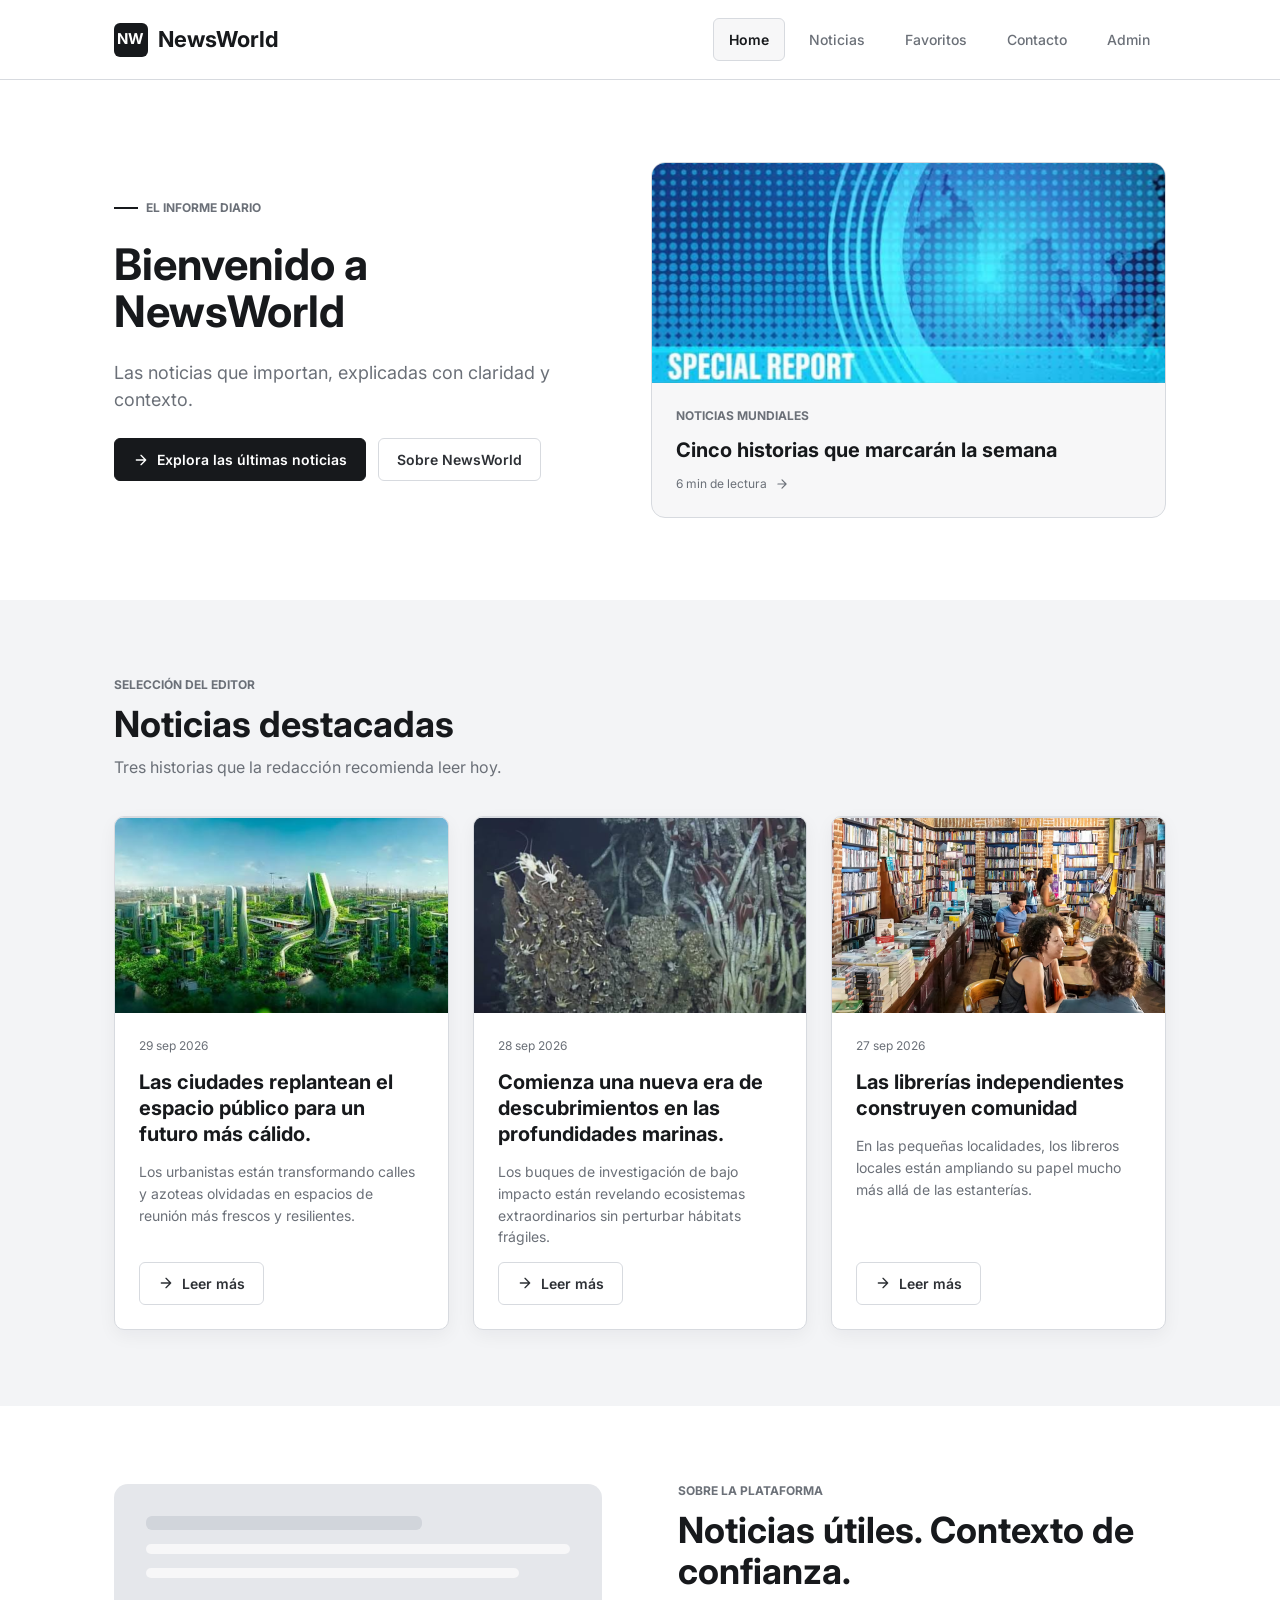
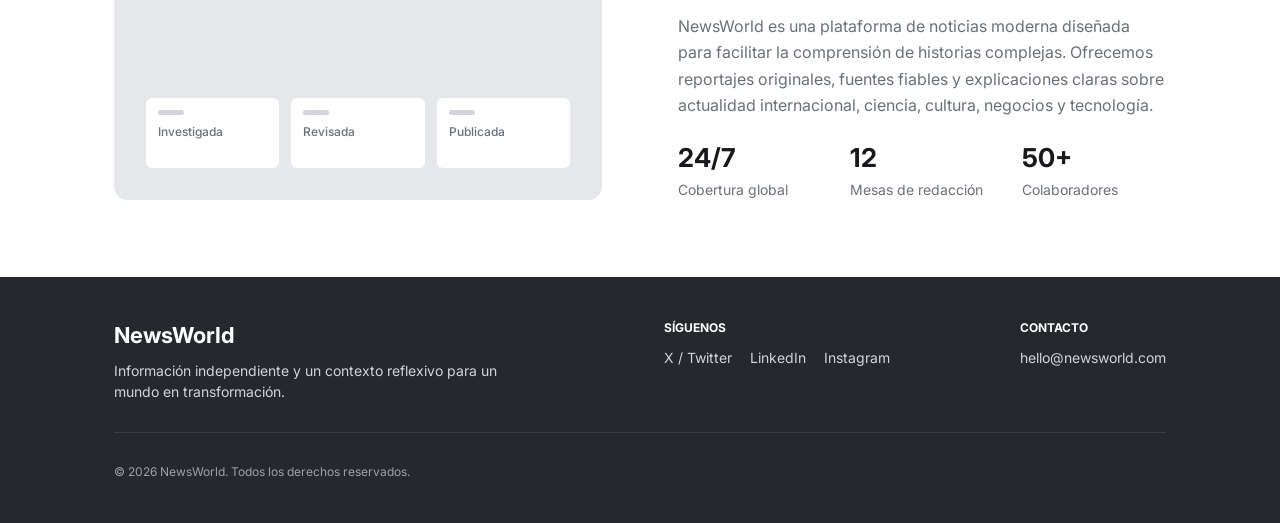
<file: index.html>
<!DOCTYPE html>
<html lang="es">
<head>
  <meta charset="UTF-8">
  <meta name="viewport" content="width=device-width, initial-scale=1">
  <title>NewsWorld — Inicio</title>
  <link rel="preconnect" href="https://fonts.googleapis.com">
  <link rel="stylesheet" href="https://fonts.googleapis.com/css2?family=Inter:wght@400;500;600;700&display=swap">
  <link rel="stylesheet" href="css/styles.css">
  <script src="js/app.js" defer></script>
</head>
<body>
  <!-- Íconos (estilo Lucide) reutilizados con <use> -->
  <svg width="0" height="0" style="position:absolute" aria-hidden="true">
    <symbol id="i-flecha" viewBox="0 0 24 24"><path d="M5 12h14M12 5l7 7-7 7"/></symbol>
  </svg>

  <!-- Navegación principal -->
  <header class="nav">
    <a class="marca" href="index.html"><span class="marca__logo">NW</span>NewsWorld</a>
    <button class="nav__toggle" aria-label="Abrir menú" aria-expanded="false">☰</button>
    <nav aria-label="Principal">
      <ul class="nav__links">
        <li><a href="index.html" aria-current="page">Home</a></li>
        <li><a href="noticias.html">Noticias</a></li>
        <li><a href="favoritos.html">Favoritos</a></li>
        <li><a href="contacto.html">Contacto</a></li>
        <li><a href="admin.html">Admin</a></li>
      </ul>
    </nav>
  </header>

  <main>
    <!-- Hero: bienvenida y noticia principal -->
    <section class="hero">
      <div class="hero__texto">
        <p class="etiqueta hero__edicion">El informe diario</p>
        <h1>Bienvenido a NewsWorld</h1>
        <p class="hero__descripcion">Las noticias que importan, explicadas con claridad y contexto.</p>
        <div class="hero__acciones">
          <a class="btn btn--oscuro" href="noticias.html"><svg class="icono"><use href="#i-flecha"/></svg>Explora las últimas noticias</a>
          <a class="btn" href="#sobre">Sobre NewsWorld</a>
        </div>
      </div>
      <article class="destacada">
        <div class="imagen" style="height:220px"><img src="img/informe-especial.png" alt="Informe especial" onerror="this.remove()"></div>
        <div class="destacada__cuerpo">
          <p class="etiqueta">Noticias mundiales</p>
          <h2>Cinco historias que marcarán la semana</h2>
          <p class="meta">6 min de lectura <svg class="icono" style="width:14px;height:14px"><use href="#i-flecha"/></svg></p>
        </div>
      </article>
    </section>

    <!-- Noticias destacadas (tarjetas reutilizables) -->
    <section class="seccion">
      <div class="encabezado">
        <p class="etiqueta">Selección del editor</p>
        <h2 class="titulo-seccion">Noticias destacadas</h2>
        <p>Tres historias que la redacción recomienda leer hoy.</p>
      </div>
      <div class="tarjetas">
        <article class="tarjeta">
          <div class="imagen"><img src="img/ciudades.png" alt="Ciudad con zonas verdes" onerror="this.remove()"></div>
          <div class="tarjeta__cuerpo">
            <time class="meta" datetime="2026-09-29">29 sep 2026</time>
            <h3>Las ciudades replantean el espacio público para un futuro más cálido.</h3>
            <p>Los urbanistas están transformando calles y azoteas olvidadas en espacios de reunión más frescos y resilientes.</p>
            <a class="btn" href="detalle.html?id=1"><svg class="icono"><use href="#i-flecha"/></svg>Leer más</a>
          </div>
        </article>
        <article class="tarjeta">
          <div class="imagen"><img src="img/mar-profundo.png" alt="Ecosistema marino profundo" onerror="this.remove()"></div>
          <div class="tarjeta__cuerpo">
            <time class="meta" datetime="2026-09-28">28 sep 2026</time>
            <h3>Comienza una nueva era de descubrimientos en las profundidades marinas.</h3>
            <p>Los buques de investigación de bajo impacto están revelando ecosistemas extraordinarios sin perturbar hábitats frágiles.</p>
            <a class="btn" href="detalle.html?id=2"><svg class="icono"><use href="#i-flecha"/></svg>Leer más</a>
          </div>
        </article>
        <article class="tarjeta">
          <div class="imagen"><img src="img/libreria.png" alt="Librería llena de lectores" onerror="this.remove()"></div>
          <div class="tarjeta__cuerpo">
            <time class="meta" datetime="2026-09-27">27 sep 2026</time>
            <h3>Las librerías independientes construyen comunidad</h3>
            <p>En las pequeñas localidades, los libreros locales están ampliando su papel mucho más allá de las estanterías.</p>
            <a class="btn" href="detalle.html?id=3"><svg class="icono"><use href="#i-flecha"/></svg>Leer más</a>
          </div>
        </article>
      </div>
    </section>

    <!-- Sobre la plataforma -->
    <section class="seccion seccion--blanca sobre" id="sobre">
      <div class="sobre__visual" aria-hidden="true">
        <div class="lineas"><i></i><i></i><i></i></div>
        <div class="pasos"><span class="paso">Investigada</span><span class="paso">Revisada</span><span class="paso">Publicada</span></div>
      </div>
      <div class="sobre__texto">
        <div class="encabezado">
          <p class="etiqueta">Sobre la plataforma</p>
          <h2 class="titulo-seccion">Noticias útiles. Contexto de confianza.</h2>
        </div>
        <p>NewsWorld es una plataforma de noticias moderna diseñada para facilitar la comprensión de historias complejas. Ofrecemos reportajes originales, fuentes fiables y explicaciones claras sobre actualidad internacional, ciencia, cultura, negocios y tecnología.</p>
        <div class="cifras">
          <div><strong>24/7</strong><span>Cobertura global</span></div>
          <div><strong>12</strong><span>Mesas de redacción</span></div>
          <div><strong>50+</strong><span>Colaboradores</span></div>
        </div>
      </div>
    </section>
  </main>

  <!-- Pie de página (igual en todas las vistas) -->
  <footer class="pie">
    <div class="pie__contenido">
      <div class="pie__marca"><strong>NewsWorld</strong><span>Información independiente y un contexto reflexivo para un mundo en transformación.</span></div>
      <div class="pie__columna"><span class="etiqueta">Síguenos</span>
        <div class="pie__redes"><a href="#">X / Twitter</a><a href="#">LinkedIn</a><a href="#">Instagram</a></div></div>
      <div class="pie__columna"><span class="etiqueta">Contacto</span><a href="mailto:hello@newsworld.com">hello@newsworld.com</a></div>
    </div>
    <p class="pie__legal">© <span id="anio">2026</span> NewsWorld. Todos los derechos reservados.</p>
  </footer>
</body>
</html>
</file>
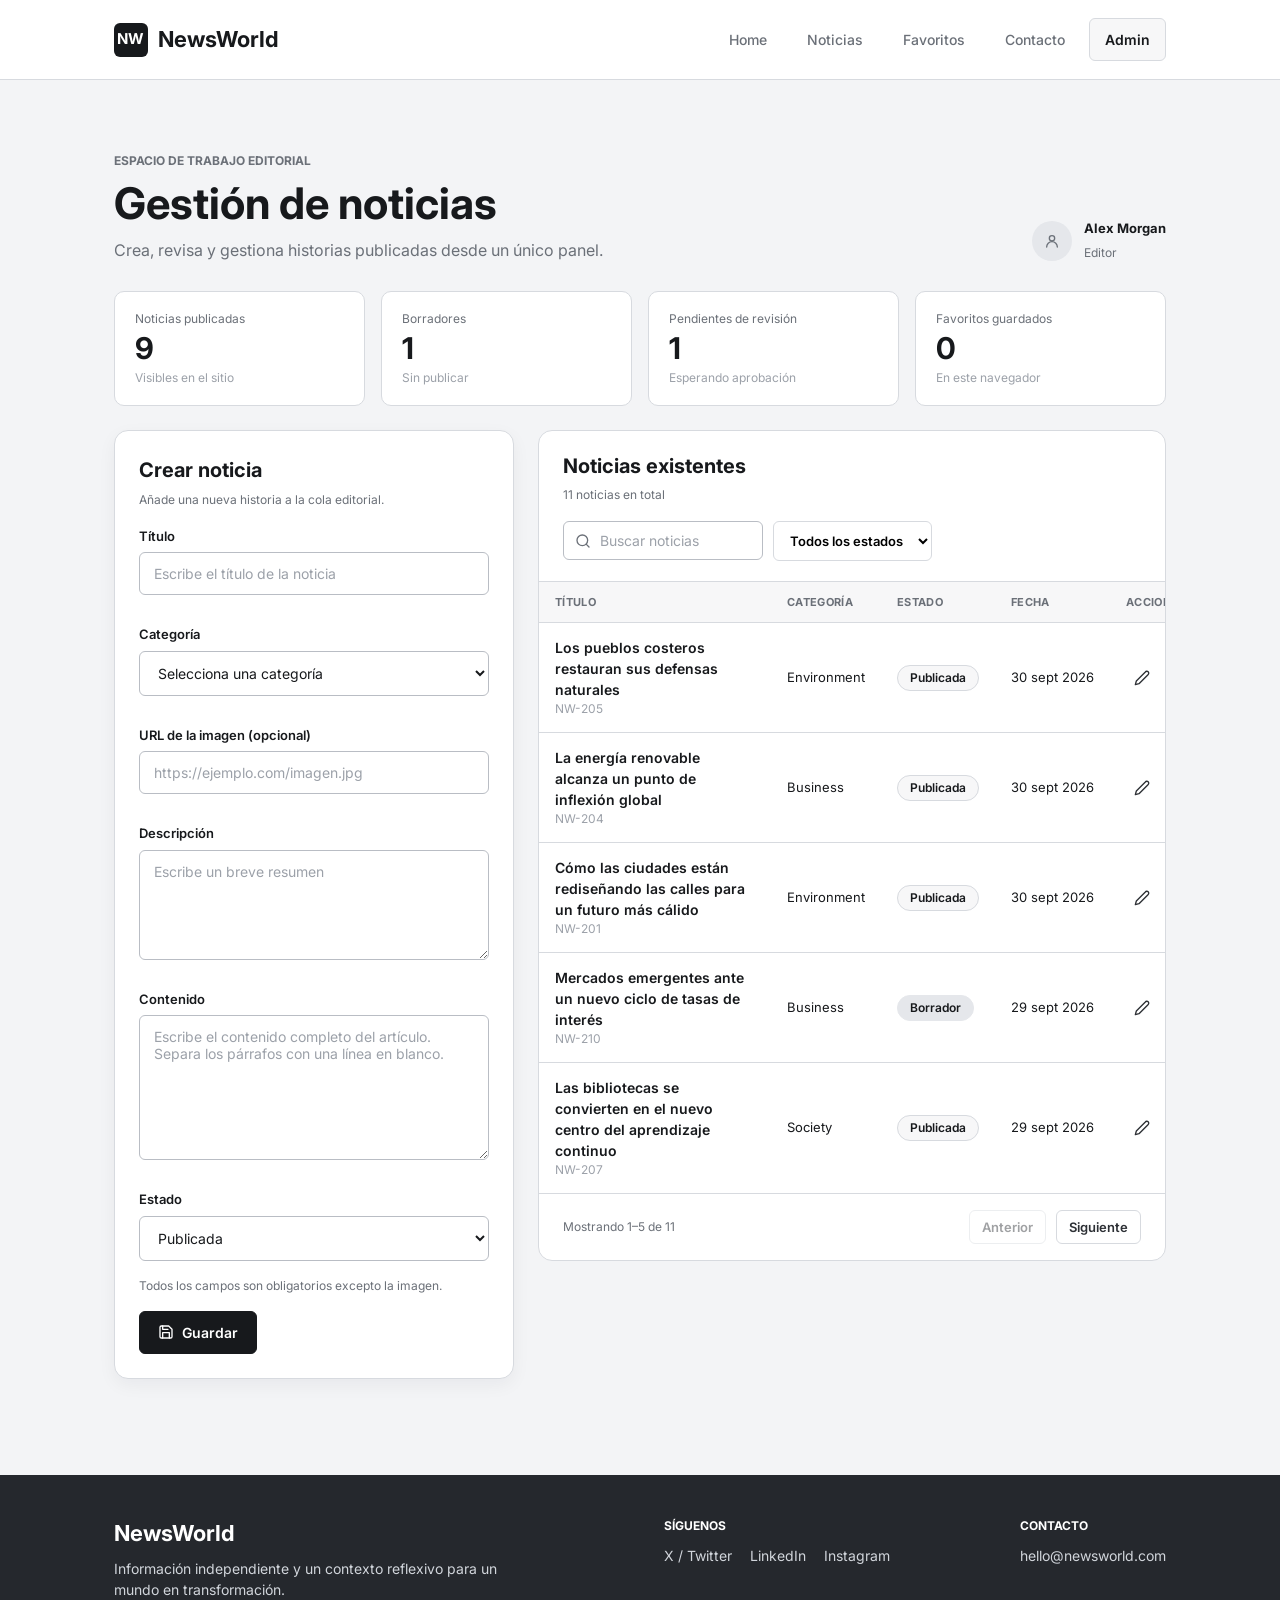
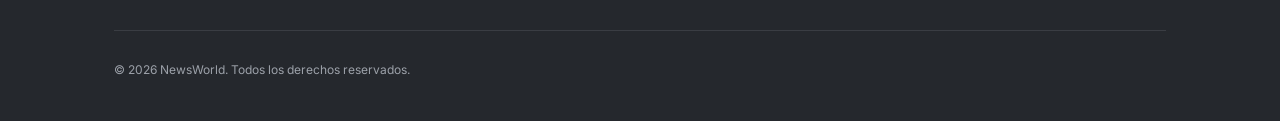
<file: admin.html>
<!DOCTYPE html>
<html lang="es">
<head>
  <meta charset="UTF-8">
  <meta name="viewport" content="width=device-width, initial-scale=1">
  <title>NewsWorld — Administración</title>
  <link rel="preconnect" href="https://fonts.googleapis.com">
  <link rel="stylesheet" href="https://fonts.googleapis.com/css2?family=Inter:wght@400;500;600;700&display=swap">
  <link rel="stylesheet" href="css/styles.css">
  <script src="js/datos.js" defer></script>
  <script src="js/app.js" defer></script>
  <script src="js/admin.js" defer></script>
</head>
<body>
  <!-- Íconos (estilo Lucide) reutilizados con <use> -->
  <svg width="0" height="0" style="position:absolute" aria-hidden="true">
    <symbol id="i-flecha" viewBox="0 0 24 24"><path d="M5 12h14M12 5l7 7-7 7"/></symbol>
    <symbol id="i-buscar" viewBox="0 0 24 24"><circle cx="11" cy="11" r="8"/><path d="m21 21-4.3-4.3"/></symbol>
    <symbol id="i-bookmark" viewBox="0 0 24 24"><path d="m19 21-7-4-7 4V5a2 2 0 0 1 2-2h10a2 2 0 0 1 2 2v16z"/></symbol>
    <symbol id="i-papelera" viewBox="0 0 24 24"><path d="M3 6h18"/><path d="M19 6v14a2 2 0 0 1-2 2H7a2 2 0 0 1-2-2V6"/><path d="M8 6V4a2 2 0 0 1 2-2h4a2 2 0 0 1 2 2v2"/></symbol>
    <symbol id="i-lapiz" viewBox="0 0 24 24"><path d="M17 3a2.85 2.85 0 1 1 4 4L7.5 20.5 2 22l1.5-5.5Z"/></symbol>
    <symbol id="i-sobre" viewBox="0 0 24 24"><rect width="20" height="16" x="2" y="4" rx="2"/><path d="m22 7-8.97 5.7a1.94 1.94 0 0 1-2.06 0L2 7"/></symbol>
    <symbol id="i-periodico" viewBox="0 0 24 24"><path d="M4 22h16a2 2 0 0 0 2-2V4a2 2 0 0 0-2-2H8a2 2 0 0 0-2 2v16a2 2 0 0 1-2 2Zm0 0a2 2 0 0 1-2-2v-9c0-1.1.9-2 2-2h2"/><path d="M18 14h-8M15 18h-5"/><path d="M10 6h8v4h-8V6Z"/></symbol>
    <symbol id="i-pin" viewBox="0 0 24 24"><path d="M20 10c0 6-8 12-8 12s-8-6-8-12a8 8 0 0 1 16 0Z"/><circle cx="12" cy="10" r="3"/></symbol>
    <symbol id="i-reloj" viewBox="0 0 24 24"><circle cx="12" cy="12" r="10"/><path d="M12 6v6l4 2"/></symbol>
    <symbol id="i-enviar" viewBox="0 0 24 24"><path d="m22 2-7 20-4-9-9-4Z"/><path d="M22 2 11 13"/></symbol>
    <symbol id="i-guardar" viewBox="0 0 24 24"><path d="M19 21H5a2 2 0 0 1-2-2V5a2 2 0 0 1 2-2h11l5 5v11a2 2 0 0 1-2 2z"/><path d="M17 21v-8H7v8M7 3v5h8"/></symbol>
    <symbol id="i-usuario" viewBox="0 0 24 24"><circle cx="12" cy="8" r="4"/><path d="M4 21a8 8 0 0 1 16 0"/></symbol>
    <symbol id="i-info" viewBox="0 0 24 24"><circle cx="12" cy="12" r="10"/><path d="M12 16v-4M12 8h.01"/></symbol>
  </svg>

  <!-- Navegación principal -->
  <header class="nav">
    <a class="marca" href="index.html"><span class="marca__logo">NW</span>NewsWorld</a>
    <button class="nav__toggle" aria-label="Abrir menú" aria-expanded="false">☰</button>
    <nav aria-label="Principal">
      <ul class="nav__links">
        <li><a href="index.html">Home</a></li>
        <li><a href="noticias.html">Noticias</a></li>
        <li><a href="favoritos.html">Favoritos</a></li>
        <li><a href="contacto.html">Contacto</a></li>
        <li><a href="admin.html" aria-current="page">Admin</a></li>
      </ul>
    </nav>
  </header>

  <main class="pagina">
    <div class="cabecera-admin">
      <div class="cabecera-pagina">
        <p class="etiqueta">Espacio de trabajo editorial</p>
        <h1>Gestión de noticias</h1>
        <p>Crea, revisa y gestiona historias publicadas desde un único panel.</p>
      </div>
      <div class="autor">
        <div class="autor__avatar"><svg class="icono" aria-hidden="true"><use href="#i-usuario"/></svg></div>
        <div><strong>Alex Morgan</strong><span>Editor</span></div>
      </div>
    </div>

    <section class="stats" aria-label="Resumen">
      <div class="stat"><span>Noticias publicadas</span><strong id="stPublicadas">0</strong><small>Visibles en el sitio</small></div>
      <div class="stat"><span>Borradores</span><strong id="stBorradores">0</strong><small>Sin publicar</small></div>
      <div class="stat"><span>Pendientes de revisión</span><strong id="stRevision">0</strong><small>Esperando aprobación</small></div>
      <div class="stat"><span>Favoritos guardados</span><strong id="stFavoritos">0</strong><small>En este navegador</small></div>
    </section>

    <div class="admin-grid">
      <section class="panel" aria-labelledby="tituloForm">
        <h2 id="tituloForm">Crear noticia</h2>
        <p class="panel__sub">Añade una nueva historia a la cola editorial.</p>
        <form id="formNoticia" class="form" novalidate>
          <div class="campo">
            <label for="titulo">Título</label>
            <input type="text" id="titulo" name="titulo" placeholder="Escribe el título de la noticia">
            <span class="error" id="error-titulo" role="alert"></span>
          </div>
          <div class="campo">
            <label for="categoria">Categoría</label>
            <select id="categoria" name="categoria">
              <option value="">Selecciona una categoría</option>
              <option value="World">World</option>
              <option value="Business">Business</option>
              <option value="Technology">Technology</option>
              <option value="Culture">Culture</option>
              <option value="Science">Science</option>
              <option value="Environment">Environment</option>
              <option value="Society">Society</option>
            </select>
            <span class="error" id="error-categoria" role="alert"></span>
          </div>
          <div class="campo">
            <label for="imagen">URL de la imagen (opcional)</label>
            <input type="text" id="imagen" name="imagen" placeholder="https://ejemplo.com/imagen.jpg">
            <span class="error" id="error-imagen" role="alert"></span>
          </div>
          <div class="campo">
            <label for="descripcion">Descripción</label>
            <textarea id="descripcion" name="descripcion" rows="3" placeholder="Escribe un breve resumen"></textarea>
            <span class="error" id="error-descripcion" role="alert"></span>
          </div>
          <div class="campo">
            <label for="contenido">Contenido</label>
            <textarea id="contenido" name="contenido" rows="7" placeholder="Escribe el contenido completo del artículo. Separa los párrafos con una línea en blanco."></textarea>
            <span class="error" id="error-contenido" role="alert"></span>
          </div>
          <div class="campo">
            <label for="estado">Estado</label>
            <select id="estado" name="estado">
              <option value="publicado">Publicada</option>
              <option value="borrador">Borrador</option>
              <option value="revision">En revisión</option>
            </select>
          </div>
          <div id="estadoForm" class="mensaje" role="status"></div>
          <div class="form__pie">
            <span class="form__nota">Todos los campos son obligatorios excepto la imagen.</span>
            <div class="form__botones">
              <button type="button" class="btn" id="cancelarEdicion" hidden>Cancelar</button>
              <button type="submit" class="btn btn--oscuro"><svg class="icono" aria-hidden="true"><use href="#i-guardar"/></svg>Guardar</button>
            </div>
          </div>
        </form>
      </section>

      <section class="tabla-panel" aria-labelledby="tituloTabla">
        <div class="tabla-panel__cab">
          <div><h2 id="tituloTabla">Noticias existentes</h2><small id="totalNoticias"></small></div>
          <div class="tabla-panel__herramientas">
            <div class="buscador">
              <svg class="icono" aria-hidden="true"><use href="#i-buscar"/></svg>
              <input type="search" id="buscarAdmin" placeholder="Buscar noticias" aria-label="Buscar noticias">
            </div>
            <select id="filtroEstado" aria-label="Filtrar por estado">
              <option value="">Todos los estados</option>
              <option value="publicado">Publicada</option>
              <option value="borrador">Borrador</option>
              <option value="revision">En revisión</option>
            </select>
          </div>
        </div>
        <div class="tabla-scroll">
          <table>
            <thead><tr><th>Título</th><th>Categoría</th><th>Estado</th><th>Fecha</th><th>Acciones</th></tr></thead>
            <tbody id="tablaNoticias"></tbody>
          </table>
        </div>
        <div class="tabla-panel__pie">
          <span id="pieTabla"></span>
          <div>
            <button type="button" class="btn btn--sm" id="prev">Anterior</button>
            <button type="button" class="btn btn--sm" id="next">Siguiente</button>
          </div>
        </div>
      </section>
    </div>
  </main>

  <!-- Pie de página (igual en todas las vistas) -->
  <footer class="pie">
    <div class="pie__contenido">
      <div class="pie__marca"><strong>NewsWorld</strong><span>Información independiente y un contexto reflexivo para un mundo en transformación.</span></div>
      <div class="pie__columna"><span class="etiqueta">Síguenos</span>
        <div class="pie__redes"><a href="#">X / Twitter</a><a href="#">LinkedIn</a><a href="#">Instagram</a></div></div>
      <div class="pie__columna"><span class="etiqueta">Contacto</span><a href="mailto:hello@newsworld.com">hello@newsworld.com</a></div>
    </div>
    <p class="pie__legal">© <span id="anio">2026</span> NewsWorld. Todos los derechos reservados.</p>
  </footer>
</body>
</html>
</file>
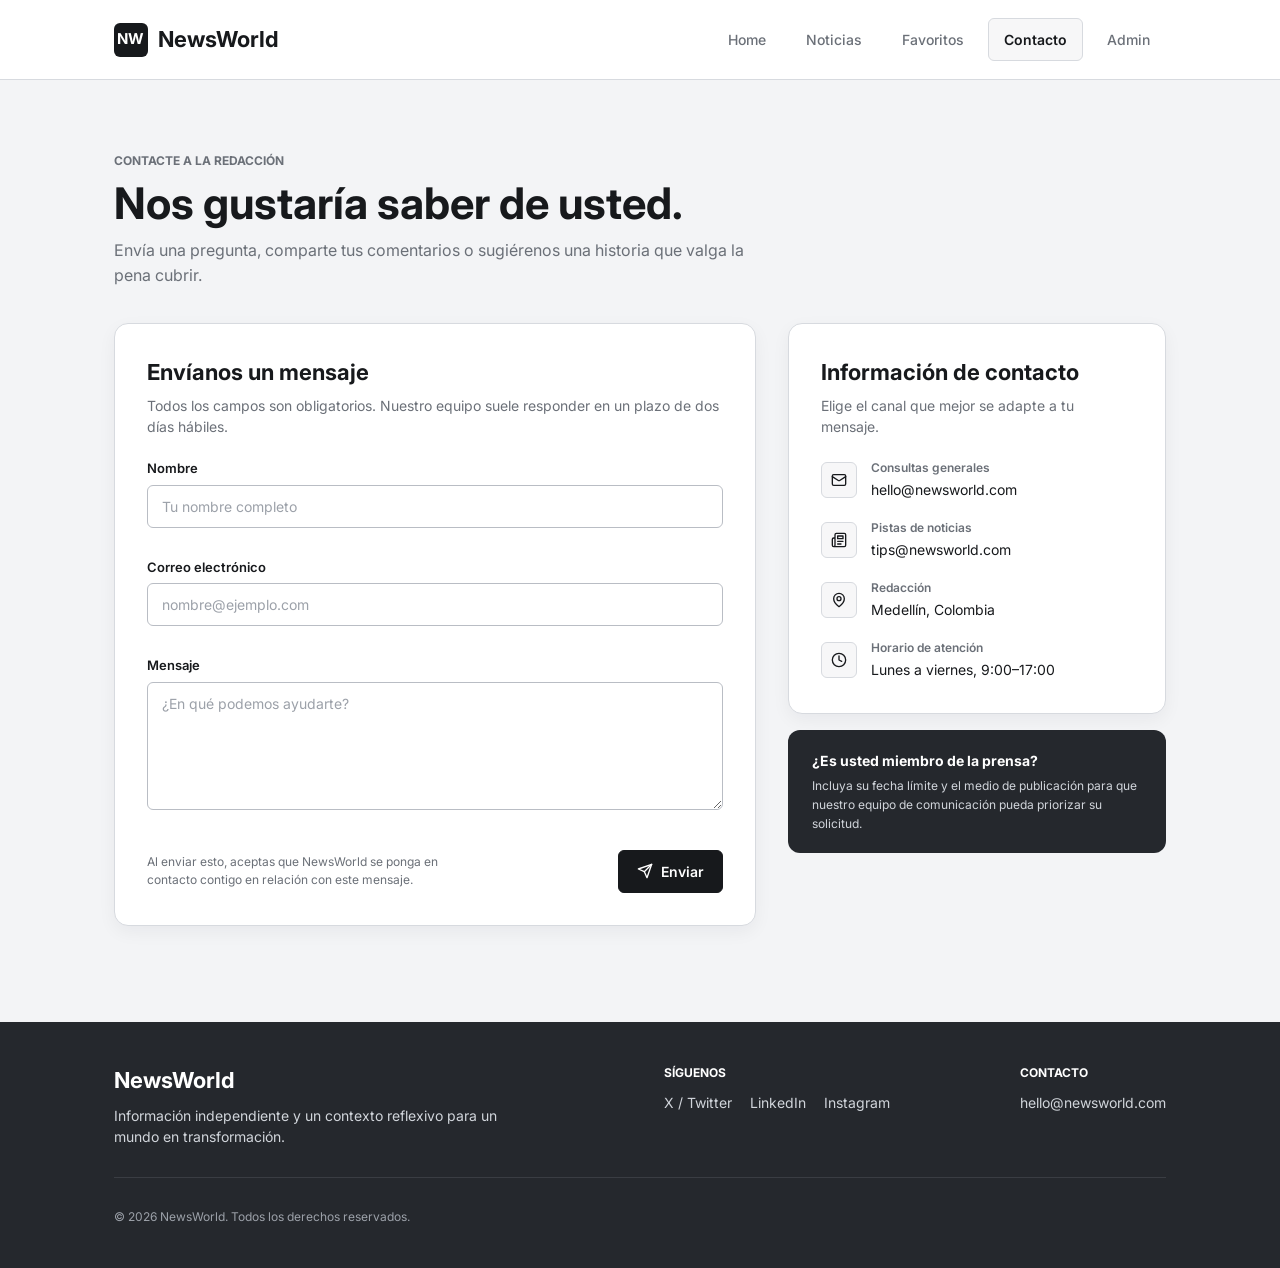
<file: contacto.html>
<!DOCTYPE html>
<html lang="es">
<head>
  <meta charset="UTF-8">
  <meta name="viewport" content="width=device-width, initial-scale=1">
  <title>NewsWorld — Contacto</title>
  <link rel="preconnect" href="https://fonts.googleapis.com">
  <link rel="stylesheet" href="https://fonts.googleapis.com/css2?family=Inter:wght@400;500;600;700&display=swap">
  <link rel="stylesheet" href="css/styles.css">
  <script src="js/datos.js" defer></script>
  <script src="js/app.js" defer></script>
  <script src="js/contacto.js" defer></script>
</head>
<body>
  <!-- Íconos (estilo Lucide) reutilizados con <use> -->
  <svg width="0" height="0" style="position:absolute" aria-hidden="true">
    <symbol id="i-flecha" viewBox="0 0 24 24"><path d="M5 12h14M12 5l7 7-7 7"/></symbol>
    <symbol id="i-buscar" viewBox="0 0 24 24"><circle cx="11" cy="11" r="8"/><path d="m21 21-4.3-4.3"/></symbol>
    <symbol id="i-bookmark" viewBox="0 0 24 24"><path d="m19 21-7-4-7 4V5a2 2 0 0 1 2-2h10a2 2 0 0 1 2 2v16z"/></symbol>
    <symbol id="i-papelera" viewBox="0 0 24 24"><path d="M3 6h18"/><path d="M19 6v14a2 2 0 0 1-2 2H7a2 2 0 0 1-2-2V6"/><path d="M8 6V4a2 2 0 0 1 2-2h4a2 2 0 0 1 2 2v2"/></symbol>
    <symbol id="i-lapiz" viewBox="0 0 24 24"><path d="M17 3a2.85 2.85 0 1 1 4 4L7.5 20.5 2 22l1.5-5.5Z"/></symbol>
    <symbol id="i-sobre" viewBox="0 0 24 24"><rect width="20" height="16" x="2" y="4" rx="2"/><path d="m22 7-8.97 5.7a1.94 1.94 0 0 1-2.06 0L2 7"/></symbol>
    <symbol id="i-periodico" viewBox="0 0 24 24"><path d="M4 22h16a2 2 0 0 0 2-2V4a2 2 0 0 0-2-2H8a2 2 0 0 0-2 2v16a2 2 0 0 1-2 2Zm0 0a2 2 0 0 1-2-2v-9c0-1.1.9-2 2-2h2"/><path d="M18 14h-8M15 18h-5"/><path d="M10 6h8v4h-8V6Z"/></symbol>
    <symbol id="i-pin" viewBox="0 0 24 24"><path d="M20 10c0 6-8 12-8 12s-8-6-8-12a8 8 0 0 1 16 0Z"/><circle cx="12" cy="10" r="3"/></symbol>
    <symbol id="i-reloj" viewBox="0 0 24 24"><circle cx="12" cy="12" r="10"/><path d="M12 6v6l4 2"/></symbol>
    <symbol id="i-enviar" viewBox="0 0 24 24"><path d="m22 2-7 20-4-9-9-4Z"/><path d="M22 2 11 13"/></symbol>
    <symbol id="i-guardar" viewBox="0 0 24 24"><path d="M19 21H5a2 2 0 0 1-2-2V5a2 2 0 0 1 2-2h11l5 5v11a2 2 0 0 1-2 2z"/><path d="M17 21v-8H7v8M7 3v5h8"/></symbol>
    <symbol id="i-usuario" viewBox="0 0 24 24"><circle cx="12" cy="8" r="4"/><path d="M4 21a8 8 0 0 1 16 0"/></symbol>
    <symbol id="i-info" viewBox="0 0 24 24"><circle cx="12" cy="12" r="10"/><path d="M12 16v-4M12 8h.01"/></symbol>
  </svg>

  <!-- Navegación principal -->
  <header class="nav">
    <a class="marca" href="index.html"><span class="marca__logo">NW</span>NewsWorld</a>
    <button class="nav__toggle" aria-label="Abrir menú" aria-expanded="false">☰</button>
    <nav aria-label="Principal">
      <ul class="nav__links">
        <li><a href="index.html">Home</a></li>
        <li><a href="noticias.html">Noticias</a></li>
        <li><a href="favoritos.html">Favoritos</a></li>
        <li><a href="contacto.html" aria-current="page">Contacto</a></li>
        <li><a href="admin.html">Admin</a></li>
      </ul>
    </nav>
  </header>

  <main class="pagina">
    <div class="cabecera-pagina">
      <p class="etiqueta">Contacte a la redacción</p>
      <h1>Nos gustaría saber de usted.</h1>
      <p>Envía una pregunta, comparte tus comentarios o sugiérenos una historia que valga la pena cubrir.</p>
    </div>

    <div class="contacto-grid">
      <section class="panel" aria-labelledby="tituloMensaje">
        <h2 id="tituloMensaje">Envíanos un mensaje</h2>
        <p class="panel__sub">Todos los campos son obligatorios. Nuestro equipo suele responder en un plazo de dos días hábiles.</p>
        <form id="formContacto" class="form" novalidate>
          <div class="campo">
            <label for="nombre">Nombre</label>
            <input type="text" id="nombre" name="nombre" placeholder="Tu nombre completo" autocomplete="name" required>
            <span class="error" id="error-nombre" role="alert"></span>
          </div>
          <div class="campo">
            <label for="email">Correo electrónico</label>
            <input type="email" id="email" name="email" placeholder="nombre@ejemplo.com" autocomplete="email" required>
            <span class="error" id="error-email" role="alert"></span>
          </div>
          <div class="campo">
            <label for="mensaje">Mensaje</label>
            <textarea id="mensaje" name="mensaje" rows="6" placeholder="¿En qué podemos ayudarte?" required></textarea>
            <span class="error" id="error-mensaje" role="alert"></span>
          </div>
          <div id="estadoContacto" class="mensaje" role="status"></div>
          <div class="form__pie">
            <p class="form__legal">Al enviar esto, aceptas que NewsWorld se ponga en contacto contigo en relación con este mensaje.</p>
            <button type="submit" class="btn btn--oscuro"><svg class="icono" aria-hidden="true"><use href="#i-enviar"/></svg>Enviar</button>
          </div>
        </form>
      </section>

      <div>
        <section class="panel" aria-labelledby="tituloInfo">
          <h2 id="tituloInfo">Información de contacto</h2>
          <p class="panel__sub">Elige el canal que mejor se adapte a tu mensaje.</p>
          <ul class="info-lista">
            <li class="info-item"><span class="info-item__icono"><svg class="icono" aria-hidden="true"><use href="#i-sobre"/></svg></span><div><small>Consultas generales</small><span>hello@newsworld.com</span></div></li>
            <li class="info-item"><span class="info-item__icono"><svg class="icono" aria-hidden="true"><use href="#i-periodico"/></svg></span><div><small>Pistas de noticias</small><span>tips@newsworld.com</span></div></li>
            <li class="info-item"><span class="info-item__icono"><svg class="icono" aria-hidden="true"><use href="#i-pin"/></svg></span><div><small>Redacción</small><span>Medellín, Colombia</span></div></li>
            <li class="info-item"><span class="info-item__icono"><svg class="icono" aria-hidden="true"><use href="#i-reloj"/></svg></span><div><small>Horario de atención</small><span>Lunes a viernes, 9:00–17:00</span></div></li>
          </ul>
        </section>
        <aside class="aviso-prensa">
          <h3>¿Es usted miembro de la prensa?</h3>
          <p>Incluya su fecha límite y el medio de publicación para que nuestro equipo de comunicación pueda priorizar su solicitud.</p>
        </aside>
      </div>
    </div>
  </main>

  <!-- Pie de página (igual en todas las vistas) -->
  <footer class="pie">
    <div class="pie__contenido">
      <div class="pie__marca"><strong>NewsWorld</strong><span>Información independiente y un contexto reflexivo para un mundo en transformación.</span></div>
      <div class="pie__columna"><span class="etiqueta">Síguenos</span>
        <div class="pie__redes"><a href="#">X / Twitter</a><a href="#">LinkedIn</a><a href="#">Instagram</a></div></div>
      <div class="pie__columna"><span class="etiqueta">Contacto</span><a href="mailto:hello@newsworld.com">hello@newsworld.com</a></div>
    </div>
    <p class="pie__legal">© <span id="anio">2026</span> NewsWorld. Todos los derechos reservados.</p>
  </footer>
</body>
</html>
</file>
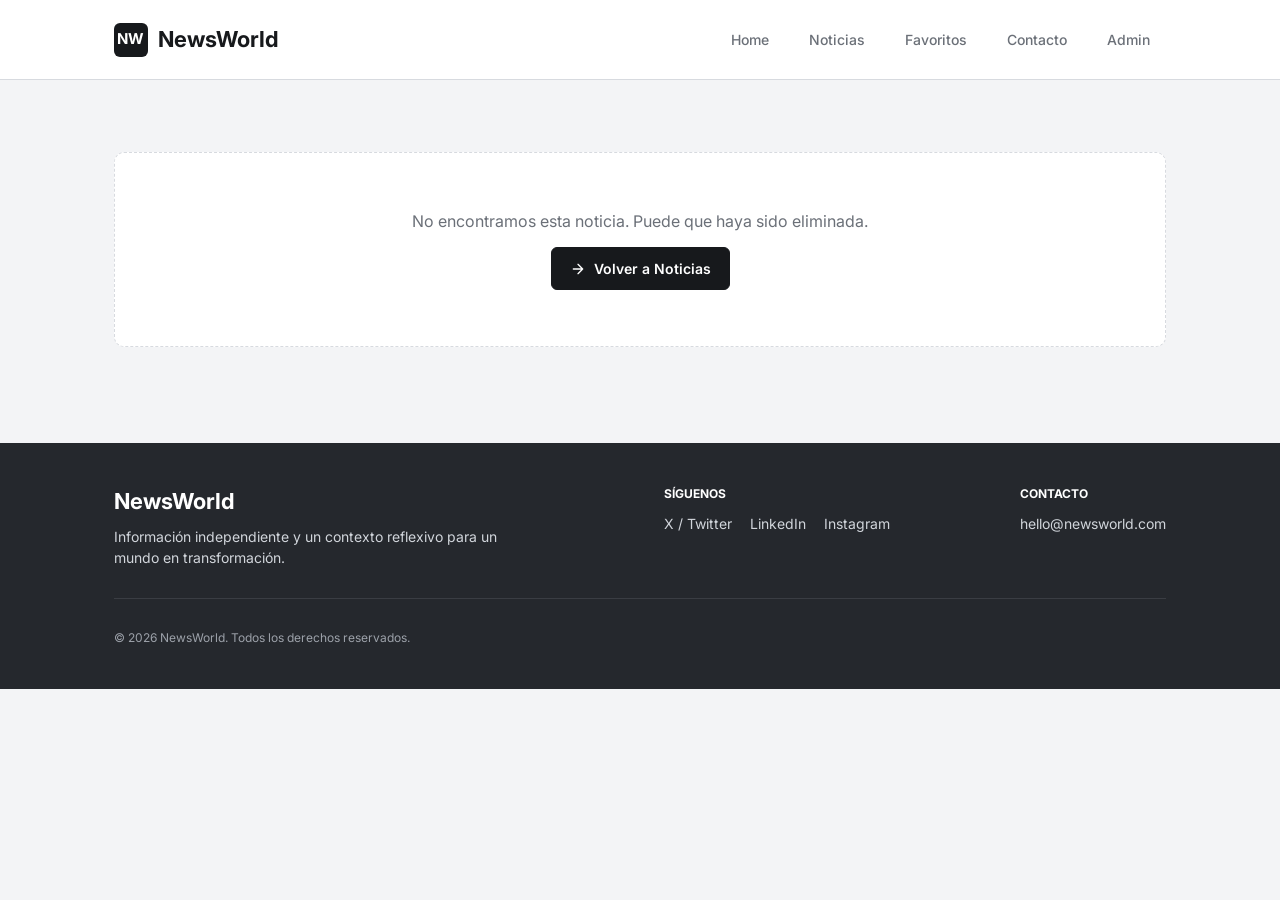
<file: detalle.html>
<!DOCTYPE html>
<html lang="es">
<head>
  <meta charset="UTF-8">
  <meta name="viewport" content="width=device-width, initial-scale=1">
  <title>NewsWorld — Artículo</title>
  <link rel="preconnect" href="https://fonts.googleapis.com">
  <link rel="stylesheet" href="https://fonts.googleapis.com/css2?family=Inter:wght@400;500;600;700&display=swap">
  <link rel="stylesheet" href="css/styles.css">
  <script src="js/datos.js" defer></script>
  <script src="js/app.js" defer></script>
  <script src="js/detalle.js" defer></script>
</head>
<body>
  <!-- Íconos (estilo Lucide) reutilizados con <use> -->
  <svg width="0" height="0" style="position:absolute" aria-hidden="true">
    <symbol id="i-flecha" viewBox="0 0 24 24"><path d="M5 12h14M12 5l7 7-7 7"/></symbol>
    <symbol id="i-buscar" viewBox="0 0 24 24"><circle cx="11" cy="11" r="8"/><path d="m21 21-4.3-4.3"/></symbol>
    <symbol id="i-bookmark" viewBox="0 0 24 24"><path d="m19 21-7-4-7 4V5a2 2 0 0 1 2-2h10a2 2 0 0 1 2 2v16z"/></symbol>
    <symbol id="i-papelera" viewBox="0 0 24 24"><path d="M3 6h18"/><path d="M19 6v14a2 2 0 0 1-2 2H7a2 2 0 0 1-2-2V6"/><path d="M8 6V4a2 2 0 0 1 2-2h4a2 2 0 0 1 2 2v2"/></symbol>
    <symbol id="i-lapiz" viewBox="0 0 24 24"><path d="M17 3a2.85 2.85 0 1 1 4 4L7.5 20.5 2 22l1.5-5.5Z"/></symbol>
    <symbol id="i-sobre" viewBox="0 0 24 24"><rect width="20" height="16" x="2" y="4" rx="2"/><path d="m22 7-8.97 5.7a1.94 1.94 0 0 1-2.06 0L2 7"/></symbol>
    <symbol id="i-periodico" viewBox="0 0 24 24"><path d="M4 22h16a2 2 0 0 0 2-2V4a2 2 0 0 0-2-2H8a2 2 0 0 0-2 2v16a2 2 0 0 1-2 2Zm0 0a2 2 0 0 1-2-2v-9c0-1.1.9-2 2-2h2"/><path d="M18 14h-8M15 18h-5"/><path d="M10 6h8v4h-8V6Z"/></symbol>
    <symbol id="i-pin" viewBox="0 0 24 24"><path d="M20 10c0 6-8 12-8 12s-8-6-8-12a8 8 0 0 1 16 0Z"/><circle cx="12" cy="10" r="3"/></symbol>
    <symbol id="i-reloj" viewBox="0 0 24 24"><circle cx="12" cy="12" r="10"/><path d="M12 6v6l4 2"/></symbol>
    <symbol id="i-enviar" viewBox="0 0 24 24"><path d="m22 2-7 20-4-9-9-4Z"/><path d="M22 2 11 13"/></symbol>
    <symbol id="i-guardar" viewBox="0 0 24 24"><path d="M19 21H5a2 2 0 0 1-2-2V5a2 2 0 0 1 2-2h11l5 5v11a2 2 0 0 1-2 2z"/><path d="M17 21v-8H7v8M7 3v5h8"/></symbol>
    <symbol id="i-usuario" viewBox="0 0 24 24"><circle cx="12" cy="8" r="4"/><path d="M4 21a8 8 0 0 1 16 0"/></symbol>
    <symbol id="i-info" viewBox="0 0 24 24"><circle cx="12" cy="12" r="10"/><path d="M12 16v-4M12 8h.01"/></symbol>
  </svg>

  <!-- Navegación principal -->
  <header class="nav">
    <a class="marca" href="index.html"><span class="marca__logo">NW</span>NewsWorld</a>
    <button class="nav__toggle" aria-label="Abrir menú" aria-expanded="false">☰</button>
    <nav aria-label="Principal">
      <ul class="nav__links">
        <li><a href="index.html">Home</a></li>
        <li><a href="noticias.html">Noticias</a></li>
        <li><a href="favoritos.html">Favoritos</a></li>
        <li><a href="contacto.html">Contacto</a></li>
        <li><a href="admin.html">Admin</a></li>
      </ul>
    </nav>
  </header>

  <main id="articulo">
    <noscript><section class="pagina"><p>Activa JavaScript para leer este artículo.</p></section></noscript>
  </main>

  <!-- Pie de página (igual en todas las vistas) -->
  <footer class="pie">
    <div class="pie__contenido">
      <div class="pie__marca"><strong>NewsWorld</strong><span>Información independiente y un contexto reflexivo para un mundo en transformación.</span></div>
      <div class="pie__columna"><span class="etiqueta">Síguenos</span>
        <div class="pie__redes"><a href="#">X / Twitter</a><a href="#">LinkedIn</a><a href="#">Instagram</a></div></div>
      <div class="pie__columna"><span class="etiqueta">Contacto</span><a href="mailto:hello@newsworld.com">hello@newsworld.com</a></div>
    </div>
    <p class="pie__legal">© <span id="anio">2026</span> NewsWorld. Todos los derechos reservados.</p>
  </footer>
</body>
</html>
</file>
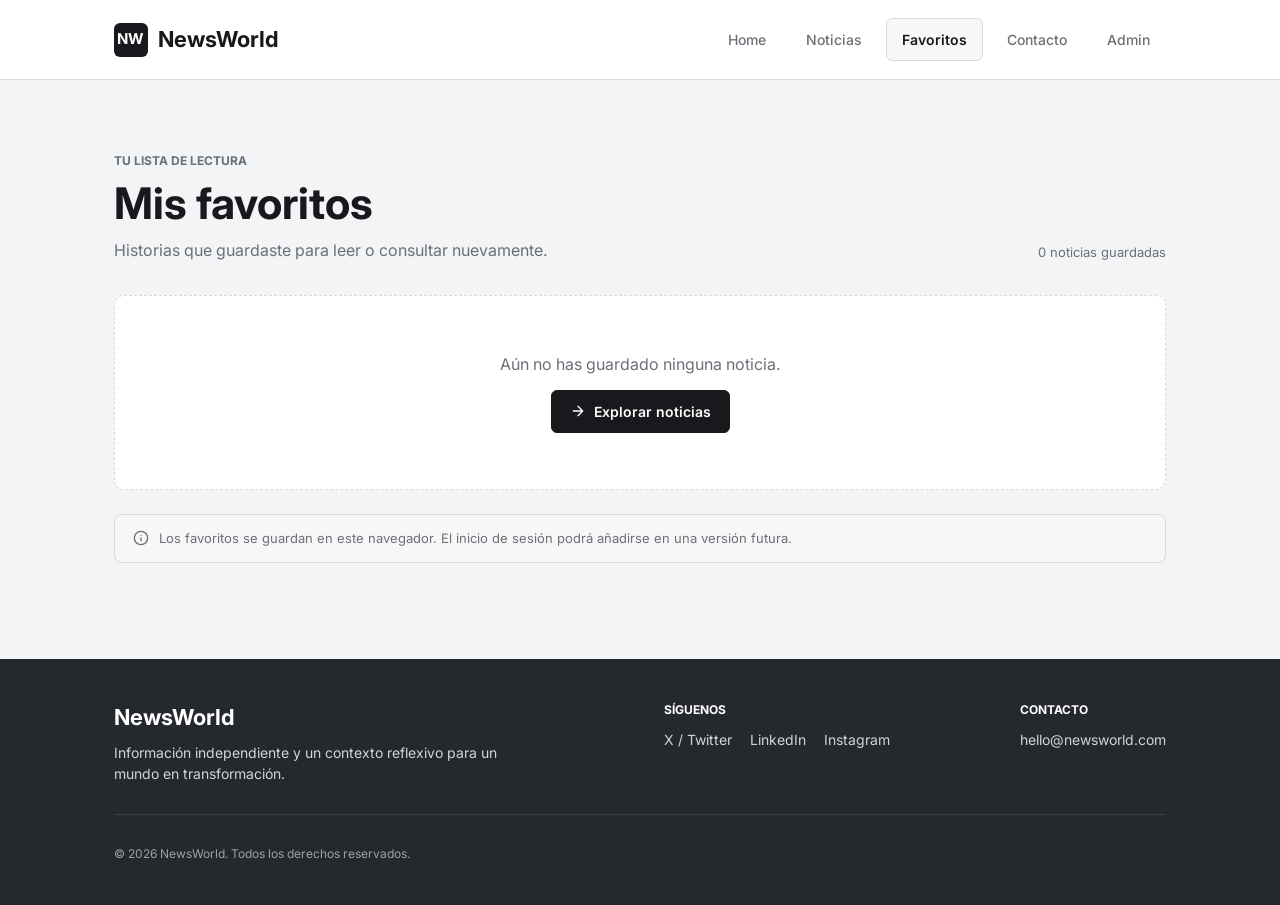
<file: favoritos.html>
<!DOCTYPE html>
<html lang="es">
<head>
  <meta charset="UTF-8">
  <meta name="viewport" content="width=device-width, initial-scale=1">
  <title>NewsWorld — Favoritos</title>
  <link rel="preconnect" href="https://fonts.googleapis.com">
  <link rel="stylesheet" href="https://fonts.googleapis.com/css2?family=Inter:wght@400;500;600;700&display=swap">
  <link rel="stylesheet" href="css/styles.css">
  <script src="js/datos.js" defer></script>
  <script src="js/app.js" defer></script>
  <script src="js/favoritos.js" defer></script>
</head>
<body>
  <!-- Íconos (estilo Lucide) reutilizados con <use> -->
  <svg width="0" height="0" style="position:absolute" aria-hidden="true">
    <symbol id="i-flecha" viewBox="0 0 24 24"><path d="M5 12h14M12 5l7 7-7 7"/></symbol>
    <symbol id="i-buscar" viewBox="0 0 24 24"><circle cx="11" cy="11" r="8"/><path d="m21 21-4.3-4.3"/></symbol>
    <symbol id="i-bookmark" viewBox="0 0 24 24"><path d="m19 21-7-4-7 4V5a2 2 0 0 1 2-2h10a2 2 0 0 1 2 2v16z"/></symbol>
    <symbol id="i-papelera" viewBox="0 0 24 24"><path d="M3 6h18"/><path d="M19 6v14a2 2 0 0 1-2 2H7a2 2 0 0 1-2-2V6"/><path d="M8 6V4a2 2 0 0 1 2-2h4a2 2 0 0 1 2 2v2"/></symbol>
    <symbol id="i-lapiz" viewBox="0 0 24 24"><path d="M17 3a2.85 2.85 0 1 1 4 4L7.5 20.5 2 22l1.5-5.5Z"/></symbol>
    <symbol id="i-sobre" viewBox="0 0 24 24"><rect width="20" height="16" x="2" y="4" rx="2"/><path d="m22 7-8.97 5.7a1.94 1.94 0 0 1-2.06 0L2 7"/></symbol>
    <symbol id="i-periodico" viewBox="0 0 24 24"><path d="M4 22h16a2 2 0 0 0 2-2V4a2 2 0 0 0-2-2H8a2 2 0 0 0-2 2v16a2 2 0 0 1-2 2Zm0 0a2 2 0 0 1-2-2v-9c0-1.1.9-2 2-2h2"/><path d="M18 14h-8M15 18h-5"/><path d="M10 6h8v4h-8V6Z"/></symbol>
    <symbol id="i-pin" viewBox="0 0 24 24"><path d="M20 10c0 6-8 12-8 12s-8-6-8-12a8 8 0 0 1 16 0Z"/><circle cx="12" cy="10" r="3"/></symbol>
    <symbol id="i-reloj" viewBox="0 0 24 24"><circle cx="12" cy="12" r="10"/><path d="M12 6v6l4 2"/></symbol>
    <symbol id="i-enviar" viewBox="0 0 24 24"><path d="m22 2-7 20-4-9-9-4Z"/><path d="M22 2 11 13"/></symbol>
    <symbol id="i-guardar" viewBox="0 0 24 24"><path d="M19 21H5a2 2 0 0 1-2-2V5a2 2 0 0 1 2-2h11l5 5v11a2 2 0 0 1-2 2z"/><path d="M17 21v-8H7v8M7 3v5h8"/></symbol>
    <symbol id="i-usuario" viewBox="0 0 24 24"><circle cx="12" cy="8" r="4"/><path d="M4 21a8 8 0 0 1 16 0"/></symbol>
    <symbol id="i-info" viewBox="0 0 24 24"><circle cx="12" cy="12" r="10"/><path d="M12 16v-4M12 8h.01"/></symbol>
  </svg>

  <!-- Navegación principal -->
  <header class="nav">
    <a class="marca" href="index.html"><span class="marca__logo">NW</span>NewsWorld</a>
    <button class="nav__toggle" aria-label="Abrir menú" aria-expanded="false">☰</button>
    <nav aria-label="Principal">
      <ul class="nav__links">
        <li><a href="index.html">Home</a></li>
        <li><a href="noticias.html">Noticias</a></li>
        <li><a href="favoritos.html" aria-current="page">Favoritos</a></li>
        <li><a href="contacto.html">Contacto</a></li>
        <li><a href="admin.html">Admin</a></li>
      </ul>
    </nav>
  </header>

  <main class="pagina">
    <div class="cabecera-fav">
      <div class="cabecera-pagina">
        <p class="etiqueta">Tu lista de lectura</p>
        <h1>Mis favoritos</h1>
        <p>Historias que guardaste para leer o consultar nuevamente.</p>
      </div>
      <span class="cabecera-fav__total" id="totalFavoritos" aria-live="polite">0 noticias guardadas</span>
    </div>

    <div id="favoritosContainer"></div>

    <p class="aviso">
      <svg class="icono" aria-hidden="true"><use href="#i-info"/></svg>
      Los favoritos se guardan en este navegador. El inicio de sesión podrá añadirse en una versión futura.
    </p>
  </main>

  <!-- Pie de página (igual en todas las vistas) -->
  <footer class="pie">
    <div class="pie__contenido">
      <div class="pie__marca"><strong>NewsWorld</strong><span>Información independiente y un contexto reflexivo para un mundo en transformación.</span></div>
      <div class="pie__columna"><span class="etiqueta">Síguenos</span>
        <div class="pie__redes"><a href="#">X / Twitter</a><a href="#">LinkedIn</a><a href="#">Instagram</a></div></div>
      <div class="pie__columna"><span class="etiqueta">Contacto</span><a href="mailto:hello@newsworld.com">hello@newsworld.com</a></div>
    </div>
    <p class="pie__legal">© <span id="anio">2026</span> NewsWorld. Todos los derechos reservados.</p>
  </footer>
</body>
</html>
</file>
<file: css/styles.css>
/* ==========================================================
   NewsWorld - Hoja de estilos global
   Tokens tomados del prototipo de Figma "NewsWorld - UNI"
   ========================================================== */
:root {
  --tinta: #17191c;      /* texto principal y botón primario */
  --texto-2: #2d3035;    /* texto de botones secundarios */
  --apagado: #6b7078;    /* texto secundario */
  --tenue: #9ca1a9;      /* etiquetas de placeholder */
  --linea: #d7dadf;      /* bordes */
  --fondo: #f3f4f6;      /* fondo de secciones alternas */
  --suave: #f7f7f8;      /* fondo de elementos activos */
  --imagen: #e5e7eb;     /* fondo de imágenes */
  --pie: #25282d;        /* fondo del footer */
  --margen: clamp(20px, 8.9vw, 128px); /* 128 px en 1440 px */
  --fuente: "Inter", system-ui, -apple-system, "Segoe UI", Arial, sans-serif;
}
* { box-sizing: border-box; margin: 0; }
html { scroll-behavior: smooth; }
body { font-family: var(--fuente); color: var(--tinta); background: var(--fondo); line-height: 1.5; }
img { display: block; max-width: 100%; }
a { color: inherit; text-decoration: none; }
:focus-visible { outline: 2px solid var(--tinta); outline-offset: 2px; }
.icono { width: 16px; height: 16px; fill: none; stroke: currentColor; stroke-width: 2; stroke-linecap: round; stroke-linejoin: round; flex: none; }
.seccion { padding: 76px var(--margen); }
.seccion--blanca { background: #fff; }

/* ---------- Navegación ---------- */
.nav { background: #fff; border-bottom: 1px solid var(--linea); height: 80px; padding: 0 var(--margen);
  display: flex; align-items: center; justify-content: space-between; position: sticky; top: 0; z-index: 10; }
.marca { display: flex; align-items: center; gap: 10px; font-size: 22px; font-weight: 700; }
.marca__logo { width: 34px; height: 34px; border-radius: 6px; background: var(--tinta); color: #fff;
  display: grid; place-items: center; font-size: 15px; }
.nav__links { display: flex; gap: 8px; list-style: none; padding: 0; }
.nav__links a { display: block; padding: 10px 15px; border: 1px solid #fff; border-radius: 6px;
  font-size: 14px; font-weight: 500; color: var(--apagado); }
.nav__links a:hover { color: var(--tinta); }
.nav__links a[aria-current="page"] { background: var(--suave); border-color: var(--linea); color: var(--tinta); font-weight: 600; }
.nav__toggle { display: none; background: none; border: 1px solid var(--linea); border-radius: 6px; padding: 8px; cursor: pointer; }

/* ---------- Botones ---------- */
.btn { display: inline-flex; align-items: center; justify-content: center; gap: 8px; padding: 12px 18px;
  border: 1px solid var(--linea); border-radius: 6px; background: #fff; color: var(--texto-2);
  font: 600 14px var(--fuente); cursor: pointer; }
.btn:hover { background: var(--suave); }
.btn--oscuro { background: var(--tinta); border-color: var(--tinta); color: #fff; }
.btn--oscuro:hover { background: #000; }

/* ---------- Tipografía de secciones ---------- */
.etiqueta { font-size: 12px; font-weight: 700; text-transform: uppercase; color: var(--apagado); }
.titulo-seccion { font-size: 36px; line-height: 1.15; font-weight: 700; }
.encabezado { display: flex; flex-direction: column; gap: 10px; }
.encabezado p:last-child { color: var(--apagado); font-size: 16px; line-height: 1.55; }

/* ---------- Hero ---------- */
.hero { display: flex; align-items: center; gap: 64px; padding: 82px var(--margen); background: #fff; }
.hero__texto { flex: 0 1 536px; display: flex; flex-direction: column; gap: 24px; align-items: flex-start; }
.hero__edicion { display: flex; align-items: center; gap: 8px; }
.hero__edicion::before { content: ""; width: 24px; height: 2px; background: var(--tinta); }
.hero h1 { font-size: clamp(34px, 3.4vw, 48px); line-height: 1.08; }
.hero__descripcion { font-size: 18px; line-height: 1.55; color: var(--apagado); }
.hero__acciones { display: flex; gap: 12px; flex-wrap: wrap; }
.destacada { flex: 1 1 584px; max-width: 584px; background: var(--suave); border: 1px solid var(--linea);
  border-radius: 14px; overflow: hidden; }
.destacada__cuerpo { padding: 24px; display: flex; flex-direction: column; gap: 10px; }
.destacada h2 { font-size: 20px; }
.meta { display: flex; align-items: center; gap: 8px; font-size: 12px; color: var(--apagado); }

/* ---------- Imágenes con respaldo gris (placeholder) ---------- */
.imagen { background: var(--imagen); overflow: hidden; }
.imagen img { width: 100%; height: 100%; object-fit: cover; }

/* ---------- Tarjetas de noticias ---------- */
.tarjetas { display: grid; grid-template-columns: repeat(3, 1fr); gap: 24px; margin-top: 36px; }
.tarjeta { background: #fff; border: 1px solid var(--linea); border-radius: 10px; overflow: hidden;
  box-shadow: 0 6px 18px rgba(17, 24, 39, .05); display: flex; flex-direction: column; }
.tarjeta .imagen { height: 196px; }
.tarjeta__cuerpo { padding: 24px; display: flex; flex-direction: column; gap: 14px; flex: 1; }
.tarjeta h3 { font-size: 20px; line-height: 1.3; }
.tarjeta p { font-size: 14px; line-height: 1.55; color: var(--apagado); }
.tarjeta .btn { align-self: flex-start; margin-top: auto; }

/* ---------- Sobre la plataforma ---------- */
.sobre { display: flex; align-items: center; gap: 76px; }
.sobre__visual { flex: 0 0 488px; height: 316px; background: var(--imagen); border-radius: 14px; padding: 32px;
  display: flex; flex-direction: column; justify-content: space-between; }
.lineas { display: flex; flex-direction: column; gap: 14px; }
.lineas i { display: block; height: 10px; border-radius: 6px; background: var(--suave); }
.lineas i:first-child { height: 14px; width: 65%; background: #d1d5db; }
.lineas i:nth-child(2) { width: 100%; } .lineas i:nth-child(3) { width: 88%; }
.pasos { display: flex; gap: 12px; }
.paso { flex: 1; height: 70px; background: #fff; border-radius: 6px; padding: 12px; display: flex; flex-direction: column; gap: 8px;
  font-size: 12px; font-weight: 500; color: var(--apagado); }
.paso::before { content: ""; width: 26px; height: 5px; border-radius: 999px; background: #d1d5db; }
.sobre__texto { flex: 1; display: flex; flex-direction: column; gap: 20px; }
.sobre__texto > p { font-size: 16px; line-height: 1.65; color: var(--apagado); }
.cifras { display: flex; gap: 28px; }
.cifras div { flex: 1; }
.cifras strong { display: block; font-size: 26px; }
.cifras span { font-size: 14px; color: var(--apagado); }

/* ---------- Footer ---------- */
.pie { background: var(--pie); padding: 42px var(--margen); color: #d1d5db; font-size: 14px; }
.pie__contenido { display: flex; justify-content: space-between; gap: 32px; flex-wrap: wrap;
  padding-bottom: 30px; border-bottom: 1px solid #3a3d43; }
.pie__marca { max-width: 420px; display: flex; flex-direction: column; gap: 8px; }
.pie__marca strong { font-size: 22px; color: #fff; }
.pie__columna { display: flex; flex-direction: column; gap: 10px; }
.pie__columna .etiqueta { color: #fff; }
.pie__redes { display: flex; gap: 18px; }
.pie__legal { margin-top: 30px; font-size: 12px; color: var(--tenue); }

/* ---------- Adaptación a pantallas pequeñas ---------- */
@media (max-width: 1024px) {
  .hero, .sobre { flex-direction: column; align-items: stretch; gap: 40px; }
  .destacada { max-width: none; } .sobre__visual { flex-basis: auto; }
  .tarjetas { grid-template-columns: repeat(2, 1fr); }
}
@media (max-width: 720px) {
  .nav__toggle { display: block; }
  .nav__links { display: none; position: absolute; top: 80px; left: 0; right: 0; background: #fff;
    flex-direction: column; padding: 12px var(--margen); border-bottom: 1px solid var(--linea); }
  .nav__links.abierto { display: flex; }
  .tarjetas { grid-template-columns: 1fr; }
  .titulo-seccion { font-size: 28px; } .cifras, .pasos { flex-wrap: wrap; }
}
@media (prefers-reduced-motion: reduce) { html { scroll-behavior: auto; } }

/* ==========================================================
   Componentes compartidos por las páginas interiores
   ========================================================== */
.pagina { padding: 72px var(--margen) 96px; }
.cabecera-pagina { display: flex; flex-direction: column; gap: 10px; margin-bottom: 36px; }
.cabecera-pagina h1 { font-size: clamp(32px, 3.4vw, 44px); line-height: 1.1; font-weight: 700; }
.cabecera-pagina > p:last-child { color: var(--apagado); font-size: 16px; line-height: 1.55; max-width: 640px; }
.insignia { display: inline-block; padding: 3px 10px; border: 1px solid var(--linea); border-radius: 999px;
  background: var(--suave); font-size: 12px; font-weight: 600; color: var(--tinta); white-space: nowrap; }
.btn--sm { padding: 8px 12px; font-size: 13px; }
.btn--peligro:hover { border-color: #b42318; color: #b42318; background: #fff; }
.btn[aria-pressed="true"] { background: var(--tinta); border-color: var(--tinta); color: #fff; }
.btn:disabled, .paginacion button:disabled { opacity: .45; cursor: not-allowed; }

[hidden] { display: none !important; }

/* Imagen vacía = placeholder gris */
.imagen:empty { display: grid; place-items: center; }
.imagen:empty::before { content: "IMAGEN"; font-size: 12px; font-weight: 500; letter-spacing: .04em; color: var(--tenue); }

/* Campos de formulario */
.form { display: flex; flex-direction: column; gap: 6px; }
.campo { display: flex; flex-direction: column; gap: 6px; }
.campo label { font-size: 13px; font-weight: 600; }
.campo input, .campo select, .campo textarea { width: 100%; padding: 12px 14px; border: 1px solid #b9bdc4; border-radius: 6px;
  background: #fff; font: 400 14px var(--fuente); color: var(--tinta); }
.campo ::placeholder { color: var(--tenue); }
.campo textarea { resize: vertical; min-height: 110px; }
.campo [aria-invalid="true"] { border-color: #b42318; }
.campo .error { font-size: 12px; color: #b42318; min-height: 18px; }
.mensaje { padding: 12px 14px; border-radius: 6px; font-size: 14px; border: 1px solid var(--linea); background: #fff; }
.mensaje:empty { display: none; }
.mensaje--ok { border-color: #a6d8b4; background: #f0faf3; color: #17603a; }
.mensaje--error { border-color: #f1b5ae; background: #fef3f2; color: #b42318; }
.panel { background: #fff; border: 1px solid var(--linea); border-radius: 14px; padding: 32px; box-shadow: 0 6px 18px rgba(17,24,39,.05); }
.panel h2 { font-size: 22px; }
.panel__sub { font-size: 14px; color: var(--apagado); margin: 6px 0 22px; }
.form__pie { margin-top: 10px; display: flex; justify-content: space-between; align-items: center; gap: 16px; flex-wrap: wrap; }
.form__legal { font-size: 12px; color: var(--apagado); max-width: 300px; }

/* ---------- Noticias ---------- */
.barra { display: flex; justify-content: space-between; align-items: center; gap: 16px; flex-wrap: wrap;
  padding: 16px 0; border-top: 1px solid var(--linea); border-bottom: 1px solid var(--linea); }
.chips { display: flex; gap: 8px; flex-wrap: wrap; }
.chip { padding: 7px 14px; border: 1px solid var(--linea); border-radius: 999px; background: #fff;
  font: 600 12px var(--fuente); color: var(--texto-2); cursor: pointer; }
.chip:hover { background: var(--suave); }
.chip[aria-pressed="true"] { background: var(--tinta); border-color: var(--tinta); color: #fff; }
.buscador { position: relative; flex: 0 1 280px; min-width: 200px; }
.buscador .icono { position: absolute; left: 12px; top: 50%; translate: 0 -50%; color: var(--apagado); pointer-events: none; }
.buscador input { width: 100%; padding: 10px 12px 10px 36px; border: 1px solid #b9bdc4; border-radius: 6px;
  background: #fff; font: 400 14px var(--fuente); }
.buscador input::placeholder { color: var(--tenue); }
.tarjeta__top { display: flex; justify-content: space-between; align-items: center; gap: 8px; }
.tarjeta__top .meta { font-size: 12px; }
.paginacion { display: flex; justify-content: center; gap: 8px; margin-top: 36px; flex-wrap: wrap; }
.paginacion button { min-width: 40px; padding: 9px 14px; border: 1px solid var(--linea); border-radius: 6px; background: #fff;
  font: 500 14px var(--fuente); cursor: pointer; }
.paginacion button:not(:disabled):hover { background: var(--suave); }
.paginacion button[aria-current="page"] { background: var(--tinta); border-color: var(--tinta); color: #fff; }
.vacio { grid-column: 1 / -1; text-align: center; padding: 56px 20px; background: #fff; border: 1px dashed var(--linea);
  border-radius: 10px; color: var(--apagado); display: flex; flex-direction: column; gap: 14px; align-items: center; }

/* ---------- Detalle de artículo ---------- */
.articulo-cab { background: #fff; border-bottom: 1px solid var(--linea); padding: 64px var(--margen) 40px; }
.articulo-cab__in { max-width: 1000px; margin: 0 auto; display: flex; flex-direction: column; gap: 20px; }
.articulo-meta { display: flex; align-items: center; gap: 12px; flex-wrap: wrap; font-size: 13px; color: var(--apagado); }
.articulo-meta .punto { width: 4px; height: 4px; border-radius: 50%; background: var(--tenue); }
.articulo-cab h1 { font-size: clamp(30px, 4vw, 48px); line-height: 1.1; max-width: 900px; }
.articulo-sub { font-size: 18px; line-height: 1.55; color: var(--apagado); max-width: 720px; }
.articulo-autoria { display: flex; justify-content: space-between; align-items: center; gap: 16px; flex-wrap: wrap; }
.autor { display: flex; align-items: center; gap: 12px; }
.autor__avatar { width: 40px; height: 40px; border-radius: 50%; background: var(--imagen); display: grid; place-items: center; color: var(--apagado); }
.autor strong { display: block; font-size: 13px; }
.autor span { font-size: 12px; color: var(--apagado); }
.articulo-media { padding: 32px var(--margen) 0; }
.articulo-media figure { max-width: 1184px; margin: 0 auto; }
.articulo-media .imagen { height: clamp(220px, 34vw, 496px); border-radius: 14px; }
.articulo-media figcaption { font-size: 12px; color: var(--apagado); margin-top: 8px; }
.articulo-cuerpo { display: grid; grid-template-columns: minmax(0, 1fr) 240px; gap: 48px; max-width: 1000px; margin: 0 auto; padding: 48px 0 96px; }
.articulo-cuerpo.sin-lateral { grid-template-columns: minmax(0, 720px); }
.articulo-cuerpo-wrap { padding: 0 var(--margen); }
.prosa p { font-size: 16px; line-height: 1.75; color: var(--texto-2); margin-bottom: 22px; }
.prosa .lead { font-size: 20px; line-height: 1.6; color: var(--tinta); font-weight: 500; }
.prosa h2 { font-size: 24px; margin: 36px 0 14px; }
.prosa blockquote { border-left: 3px solid var(--tinta); padding: 8px 0 8px 20px; margin: 32px 0; font-size: 24px; font-weight: 600; line-height: 1.35; }
.temas { display: flex; align-items: center; gap: 8px; flex-wrap: wrap; padding-top: 20px; border-top: 1px solid var(--linea); margin-top: 32px; font-size: 13px; }
.temas .insignia { background: #fff; font-weight: 500; }
.panel-lateral { background: #fff; border: 1px solid var(--linea); border-radius: 10px; padding: 20px; align-self: start; position: sticky; top: 104px; }
.panel-lateral h4 { font-size: 14px; margin-bottom: 14px; }
.panel-lateral ul { list-style: none; padding: 0; display: flex; flex-direction: column; gap: 12px; font-size: 13px; color: var(--apagado); }
.panel-lateral li::before { content: ""; display: inline-block; width: 6px; height: 6px; border-radius: 50%; background: #c3c7ce; margin-right: 10px; vertical-align: middle; }

/* ---------- Favoritos ---------- */
.cabecera-fav { display: flex; justify-content: space-between; align-items: flex-end; gap: 16px; flex-wrap: wrap; margin-bottom: 32px; }
.cabecera-fav .cabecera-pagina { margin-bottom: 0; }
.cabecera-fav__total { font-size: 13px; color: var(--apagado); }
.fav-lista { display: flex; flex-direction: column; gap: 14px; }
.fav { display: grid; grid-template-columns: 200px 1fr auto; align-items: center; background: #fff; border: 1px solid var(--linea); border-radius: 12px; overflow: hidden; }
.fav .imagen { align-self: stretch; min-height: 132px; }
.fav__cuerpo { padding: 20px 24px; display: flex; flex-direction: column; gap: 10px; }
.fav__meta { display: flex; align-items: center; gap: 10px; font-size: 12px; color: var(--apagado); flex-wrap: wrap; }
.fav h3 { font-size: 18px; line-height: 1.3; }
.fav__acciones { display: flex; gap: 10px; padding: 20px 24px; }
.aviso { display: flex; gap: 10px; align-items: center; margin-top: 24px; padding: 14px 18px; background: var(--suave);
  border: 1px solid var(--linea); border-radius: 8px; font-size: 13px; color: var(--apagado); }

/* ---------- Contacto ---------- */
.contacto-grid { display: grid; grid-template-columns: minmax(0, 1.7fr) minmax(0, 1fr); gap: 32px; align-items: start; }
.info-lista { list-style: none; padding: 0; display: flex; flex-direction: column; gap: 18px; }
.info-item { display: flex; gap: 14px; align-items: center; }
.info-item__icono { width: 36px; height: 36px; border: 1px solid var(--linea); border-radius: 6px; background: var(--suave); display: grid; place-items: center; flex: none; }
.info-item small { display: block; font-size: 12px; font-weight: 600; color: var(--apagado); }
.info-item span { font-size: 14px; }
.aviso-prensa { margin-top: 16px; background: var(--pie); color: #fff; border-radius: 12px; padding: 20px 24px; }
.aviso-prensa h3 { font-size: 14px; margin-bottom: 6px; }
.aviso-prensa p { font-size: 12px; color: #d1d5db; line-height: 1.55; }

/* ---------- Admin ---------- */
.cabecera-admin { display: flex; justify-content: space-between; align-items: flex-end; gap: 16px; flex-wrap: wrap; margin-bottom: 28px; }
.cabecera-admin .cabecera-pagina { margin-bottom: 0; }
.stats { display: grid; grid-template-columns: repeat(4, 1fr); gap: 16px; margin-bottom: 24px; }
.stat { background: #fff; border: 1px solid var(--linea); border-radius: 10px; padding: 18px 20px; display: flex; flex-direction: column; gap: 4px; }
.stat span { font-size: 12px; color: var(--apagado); }
.stat strong { font-size: 30px; line-height: 1.1; }
.stat small { font-size: 12px; color: var(--tenue); }
.admin-grid { display: grid; grid-template-columns: 400px minmax(0, 1fr); gap: 24px; align-items: start; }
.admin-grid .panel { padding: 24px; }
.admin-grid .panel h2 { font-size: 20px; }
.admin-grid .panel__sub { margin-bottom: 18px; font-size: 12px; }
.tabla-panel { background: #fff; border: 1px solid var(--linea); border-radius: 14px; overflow: hidden; }
.tabla-panel__cab { display: flex; justify-content: space-between; align-items: center; gap: 16px; flex-wrap: wrap; padding: 20px 24px; }
.tabla-panel__cab h2 { font-size: 20px; }
.tabla-panel__cab small { font-size: 12px; color: var(--apagado); }
.tabla-panel__herramientas { display: flex; gap: 10px; flex-wrap: wrap; }
.tabla-panel__herramientas .buscador { flex-basis: 200px; }
.tabla-panel__herramientas select { padding: 10px 12px; border: 1px solid var(--linea); border-radius: 6px; background: #fff; font: 600 13px var(--fuente); }
.tabla-scroll { overflow-x: auto; }
table { width: 100%; border-collapse: collapse; font-size: 13px; }
th { background: var(--suave); text-align: left; font-size: 11px; font-weight: 700; letter-spacing: .03em; text-transform: uppercase;
  color: var(--apagado); padding: 12px 16px; border-top: 1px solid var(--linea); border-bottom: 1px solid var(--linea); white-space: nowrap; }
td { padding: 14px 16px; border-bottom: 1px solid var(--linea); vertical-align: middle; }
.t-titulo { font-weight: 600; font-size: 14px; min-width: 200px; }
.tabla-panel td:nth-child(4) { white-space: nowrap; }
.contador { margin-top: 20px; font-size: 13px; color: var(--apagado); }
.contador + .tarjetas { margin-top: 16px; }
.t-codigo { font-size: 12px; color: var(--tenue); }
.estado { display: inline-block; padding: 3px 12px; border-radius: 999px; font-size: 12px; font-weight: 600; border: 1px solid var(--linea); background: var(--suave); }
.estado--borrador, .estado--revision { background: var(--imagen); border-color: var(--imagen); }
.acciones { display: flex; gap: 4px; }
.btn-icono { width: 32px; height: 32px; display: grid; place-items: center; border: 0; background: none; border-radius: 6px; color: var(--texto-2); cursor: pointer; }
.btn-icono:hover { background: var(--suave); }
.btn-icono--peligro:hover { color: #b42318; }
.tabla-panel__pie { display: flex; justify-content: space-between; align-items: center; gap: 12px; flex-wrap: wrap; padding: 16px 24px; font-size: 12px; color: var(--apagado); }
.tabla-panel__pie div { display: flex; gap: 10px; }
.form__nota { font-size: 12px; color: var(--apagado); }
.form__botones { display: flex; gap: 10px; }

/* ---------- Adaptación (páginas interiores) ---------- */
@media (max-width: 1024px) {
  .contacto-grid, .admin-grid, .articulo-cuerpo { grid-template-columns: 1fr; }
  .stats { grid-template-columns: repeat(2, 1fr); }
  .panel-lateral { position: static; }
}
@media (max-width: 720px) {
  .fav { grid-template-columns: 1fr; }
  .fav .imagen { min-height: 160px; }
  .fav__acciones { padding: 0 24px 20px; }
  .stats { grid-template-columns: 1fr; }
  .panel { padding: 22px; }
  .buscador { flex-basis: 100%; }
}
</file>
